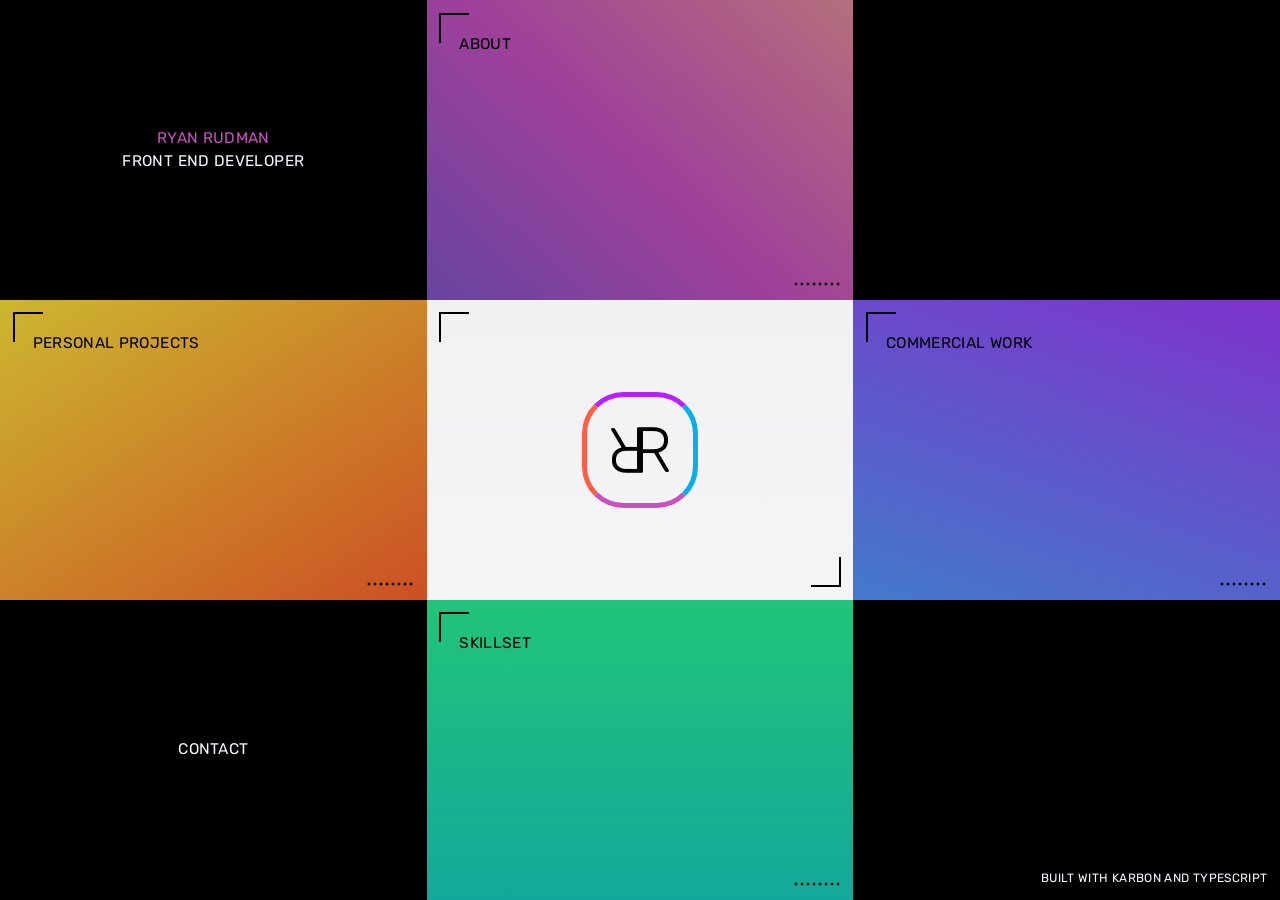
<file: index.html>
<!doctype html>
<html lang="en">
  <head>
    <meta charset="UTF-8" />
    <link rel="icon" type="image/x-icon" href="/favicon.ico">
    <meta name="viewport" content="width=device-width, height=device-height, initial-scale=1">
    <link href="https://fonts.googleapis.com/css2?family=Rubik:wght@400;700&amp;display=swap" rel="stylesheet">
    <link href='https://fonts.googleapis.com/css?family=Orbitron' rel='stylesheet' type='text/css'>
    <link href='https://fonts.googleapis.com/css?family=Young Serif' rel='stylesheet'>
    <title>Ryan Rudman</title>
    <script type="module" crossorigin src="/assets/index-I-79AYWp.js"></script>
    <link rel="stylesheet" crossorigin href="/assets/index-sJCN3AUK.css">
  </head>
  <body>
    <div id="app"><main><nav class="nav"><div class="nav-item content-item fade-in "><div class="center stack-content"><h1 class="pink-text">Ryan Rudman</h1><h2 class="font-xsmall">Front End Developer</h2></div></div><div class="nav-item route-link pink-background fade-in" data-section="about"><div><a href="/about" class="dot-grid ">about</a></div></div><div class="nav-item content-item fade-in small-view-hide"><div class="info-snippet center font-xsmall"></div></div><div class="nav-item route-link red-background fade-in" data-section="personal_projects"><div><a href="/personal-projects" class="dot-grid ">personal projects</a></div></div><div class="nav-item content-container small-view-hide transition-out"><div class="logo-container"><div class="logo rotate"><span>R</span><span>R</span></div></div></div><div class="nav-item route-link purple-background fade-in" data-section="work"><div><a href="/work" class="dot-grid ">commercial work</a></div></div><div class="nav-item content-item fade-in " data-section="contact"><button>contact</button></div><div class="nav-item route-link green-background fade-in" data-section="skillset"><div><a href="/skillset" class="dot-grid ">skillset</a></div></div><div class="nav-item content-item fade-in small-view-hide"><div class="bottom-right font-xxsmall">Built with Karbon and Typescript</div></div></nav></main></div>
    <script type="text/javascript" src="/vendor/karbon.iife.min.js"></script>
  </body>
</html>
</file>
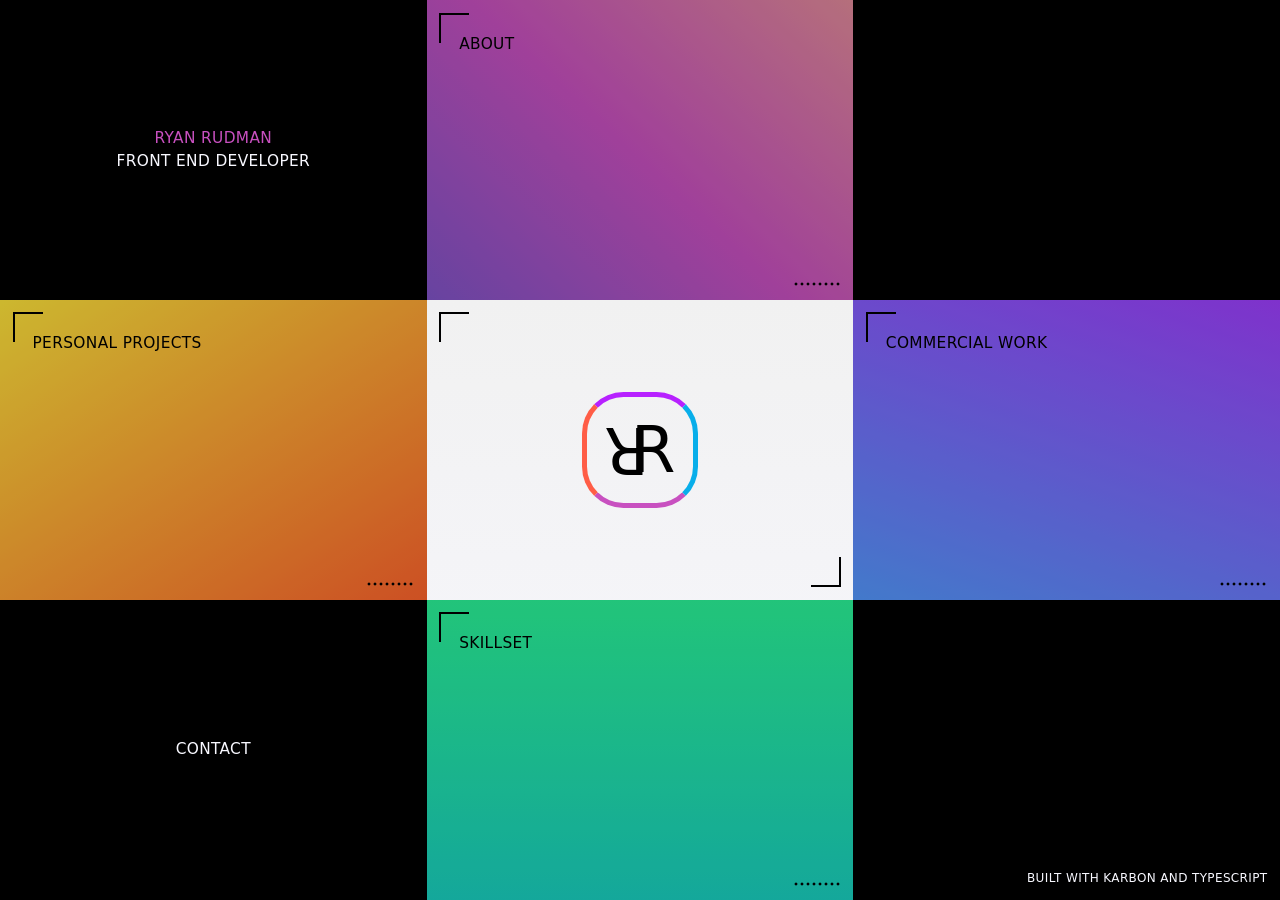
<file: work.html>
<!doctype html>
<html lang="en">
  <head>
    <meta charset="UTF-8" />
    <link rel="icon" type="image/x-icon" href="/favicon.ico">
    <meta name="viewport" content="width=device-width, height=device-height, initial-scale=1">
    <title>Ryan Rudman</title>
  </head>
  <body>
    <script>
      window.location.replace("https://ryan-rudman.github.io/");
    </script>
  </body>
</html>
</file>
<file: assets/index-sJCN3AUK.css>
*,*:before,*:after{box-sizing:border-box}*{margin:0}body{line-height:1.5;-webkit-font-smoothing:antialiased}img,picture,video,canvas,svg{display:block;max-width:100%}input,button,textarea,select{font:inherit}p,h1,h2,h3,h4,h5,h6{overflow-wrap:break-word}#root,#__next{isolation:isolate}@keyframes BackgroundPosition{0%{background-position:0% 50%}50%{background-position:100% 50%}to{background-position:0% 50%}}@keyframes rotate{to{transform:rotate(360deg)}}@keyframes color{0%{background-color:#f1f1f1}to{background-color:#f8f8ff}}@keyframes fade-in{0%{opacity:0}to{opacity:1}}@keyframes top-bar-slide-down{0%{transform:translateY(-125px)}to{transform:translateY(0)}}@keyframes scale-in{0%{transform:scale(0)}to{transform:scale(1)}}@keyframes scale-in-minor{0%{transform:scale(.9)}to{transform:scale(1)}}.logo{font-size:clamp(20px,5vw,80px);font-weight:200;width:auto;border:5px solid var(--dark);border-top-color:var(--purple);border-right-color:var(--green);border-bottom-color:var(--pink);border-left-color:var(--red);border-radius:36%;width:clamp(50px,9vw,130px);height:clamp(50px,9vw,130px);display:flex;justify-content:center;align-items:center}.logo span{display:inline-block}.logo span:first-child{margin-right:-.28em;transform:rotate(180deg)}.contact-links{display:grid;grid-template-columns:repeat(2,50%);grid-template-rows:repeat(2,50%);height:100%;margin:0}.contact-links li{display:flex;justify-content:center;align-items:center;flex-direction:row;animation:scale-in .5s ease-out}.contact-links li:first-child,.contact-links li:last-child{background-color:#161414}.contact-links li a{color:var(--light);display:flex;justify-content:center;align-items:center}.contact-links li a:before{content:none}.nav{display:grid;grid-auto-rows:33.33vh;grid-template-columns:repeat(2,1fr);align-items:center;overflow:hidden}@media (min-width: 769px){.nav{grid-template-columns:repeat(3,1fr)}}@media (max-width: 768px){.nav .small-view-hide{display:none}}.nav-item{color:var(--light);width:100%;height:100%;display:flex;align-items:center;justify-content:center;transition:transform .75s ease-out,background .5s ease,opacity .25s linear;opacity:1;animation:BackgroundPosition 5s ease infinite;background-size:200% 200%;text-transform:uppercase;font-size:var(--font-resp-rng-lg);position:relative}.nav-item:not(.content-item):not(.content-container):before{content:"";position:absolute;display:block;width:100%;height:100%;top:0;left:0;background-color:var(--dark);opacity:.2;transition:opacity .5s linear}.nav-item:hover:before{opacity:0!important}.nav-item.content-item{text-align:center}.nav-item.content-item button{color:var(--light)}.nav-item.content-item button:hover,.nav-item.content-item a:hover{opacity:.5}.nav-item>*{width:calc(100% - 25px);height:calc(100% - 25px);transition:opacity .25s linear}.nav-item>*.center{display:flex;align-items:center;justify-content:center}.nav-item>*.top-right{display:flex;align-items:flex-start;justify-content:flex-end}.nav-item>*.bottom-right{display:flex;align-items:flex-end;justify-content:flex-end}.nav-item>*.bottom-left{display:flex;align-items:flex-end;justify-content:flex-start}.nav-item a{color:var(--dark);position:relative;display:block;width:100%;height:100%;padding:20px;text-decoration:none}.nav-item a:before{content:"";display:block;height:30px;width:30px;border-top:2px solid var(--dark);border-left:2px solid var(--dark);position:absolute;top:0;left:0;transition:all .5s ease-out}.nav-item a:after{height:6px;bottom:0;right:0;top:auto;left:auto}.nav-item a:hover:before{height:50%;width:50%}.nav-item a:hover:after{height:48px}.nav-item.transition-in{transform:scale(3)}.nav-item.transition-in>div{opacity:0;transition-delay:1s}.nav-item.transition-out{transform:scale(1);transition-delay:0s}.nav-item.fade-out{opacity:.3;transition-delay:0;transform:scale(-1)}.nav-item.fade-in{opacity:1}.content-container{background-image:var(--light-gradient);color:var(--dark);z-index:100;display:flex;flex-direction:row;justify-content:center;align-items:center}.content-container>div{position:relative}.content-container>div:before{content:"";display:block;height:30px;width:30px;border-right:2px solid var(--dark);border-bottom:2px solid var(--dark);position:absolute;bottom:0;right:0;transition:all 1s ease-out}.content-container>div:after{content:"";display:block;height:30px;width:30px;border-left:2px solid var(--dark);border-top:2px solid var(--dark);position:absolute;top:0;left:0;transition:all 1s ease-out}.content-container.transition-in>div{position:relative}.content-container.transition-in>div:before{height:100%;width:100%}.content-container.transition-in>div:after{height:100%;width:100%}.logo-container{display:flex;align-items:center;justify-content:center}.info-snippet{animation:fade-in .5s ease-out}.top-bar{margin-bottom:20px;animation:top-bar-slide-down .25s ease-out}.top-bar .heading{position:relative;padding-left:60px;height:100%;display:flex;flex-direction:column;align-items:left;justify-content:flex-start;flex-wrap:nowrap}.top-bar .heading span{margin-left:8px}@media (min-width: 569px){.top-bar .heading span:last-child{margin-left:5px}.top-bar .heading span:last-child:before{content:" - "}}@media (min-width: 569px){.top-bar .heading{flex-direction:row;align-items:center}}.top-bar .heading.dot-grid:after{top:calc(50% - 24px);animation:rotate 1s ease;animation-fill-mode:forwards;animation-delay:.5s}.top-bar .top-bar-content-container{display:flex;justify-content:space-between;align-content:center;align-items:center;flex-direction:row;flex-grow:1}.top-bar .close{position:relative;width:32px;height:32px}.top-bar .close:hover{opacity:1}.top-bar .close:hover:before,.top-bar .close:hover:after{background-color:var(--underline)}.top-bar .close:hover:before{transform:rotate(-45deg)}.top-bar .close:hover:after{transform:rotate(45deg)}.top-bar .close:before,.top-bar .close:after{position:absolute;left:15px;content:" ";height:33px;width:2px;background-color:var(--light);transition:transform .5s ease-out}.top-bar .close:before{transform:rotate(45deg)}.top-bar .close:after{transform:rotate(-45deg)}.top-bar .close a{height:100%;width:100%;display:block;position:absolute;top:0;left:0;z-index:1}.carousel{display:flex;align-items:center;position:relative}.carousel .carousel-track{display:inline-flex;justify-content:flex-start;transition:transform .5s ease-out}.carousel .carousel-item{width:100vw;max-width:1200px;opacity:.2;transition:all .5s ease-out;transform:scale(.75)}.carousel .carousel-item.active{opacity:1;transform:scale(1)}.carousel .carousel-item img,.carousel .carousel-item video{width:100%;height:100%;-o-object-fit:cover;object-fit:cover}.carousel .carousel-button{position:absolute;z-index:1;height:50px;width:50px;background:var(--underline);color:var(--dark);cursor:pointer;text-indent:-10000px;overflow:hidden;display:flex;justify-content:center;align-items:center;border:none}.carousel .carousel-button:after{content:"";display:block;height:20px;width:20px;transform:rotate(0);border:var(--light) 2px solid;transition:transform .25s ease-out}.carousel .carousel-button.prev{left:-54px;right:auto}@media (min-width: 569px){.carousel .carousel-button.prev{left:-25px}}.carousel .carousel-button.prev:after{border-top:none;border-right:none}.carousel .carousel-button.prev:hover:after{transform:rotate(45deg)}.carousel .carousel-button.next{right:-54px;left:auto}@media (min-width: 569px){.carousel .carousel-button.next{right:-25px}}.carousel .carousel-button.next:after{border-bottom:none;border-left:none}.carousel .carousel-button.next:hover:after{transform:rotate(45deg) translate(0)}.client-tiles{display:grid;grid-template-columns:repeat(auto-fit,minmax(0,min(100%/3,max(192px,100%/6))));grid-auto-rows:1fr;align-items:center;justify-items:center;justify-content:center}.client-tile{display:flex;flex-direction:column;align-items:center;width:100%;height:100%;position:relative;justify-content:center;min-height:clamp(110px,5vw,185px);transition:transform .5s linear;text-align:center;transform:scale(1)}.client-tile:hover{font-weight:700;transform:scale(1.1)}.client-tile img{width:100%;height:100%;max-height:70%;max-width:60%;-o-object-fit:contain;object-fit:contain;-o-object-position:center;object-position:center}.client-tile a{position:absolute;top:0;left:0;width:100%;height:100%;text-indent:-100000px}.client-tile .client-name{font-size:15px}.skills-list{list-style:square;line-height:1.75em;padding-left:20px}.technologies-list{font-weight:700}.tech-list{display:flex;flex-direction:row;flex-wrap:wrap;margin:0 0 0 -7px}.tech-list .tech-name{background-color:var(--dark);color:var(--light);padding:0 10px;border-radius:10px;margin:7px}.project-showcase{padding-top:80px}.project-showcase .project-media-container{position:relative;overflow:hidden}.project-showcase .project-media-container img,.project-showcase .project-media-container video{aspect-ratio:16/9}.project-showcase .project-detail span:first-child{margin-right:10px}.project-showcase .project-detail-title{font-weight:700}.dark-theme .tech-name{background-color:var(--light);color:var(--dark)}.pink-background{background-image:var(--pink-gradient)}.red-background{background-image:var(--red-gradient)}.purple-background{background-image:var(--purple-gradient)}.green-background{background-image:var(--green-gradient)}.pink-text{color:var(--pink)}.red-text{color:var(--red)}.purple-text{color:var(--purple)}.green-text{color:var(--green)}.pink-theme{--underline: var(--pink);--dot-gradient: var(--pink)}.purple-theme{--underline: var(--purple);--dot-gradient: var(--purple)}.green-theme{--underline: var(--green);--dot-gradient: var(--green)}.red-theme{--underline: var(--red);--dot-gradient: var(--red)}.dark-theme{background-color:var(--dark);color:var(--light)}.dark-theme a{color:var(--light)}:root{font-family:Rubik,Inter,system-ui,Avenir,Helvetica,Arial,sans-serif;line-height:1.5;font-weight:400;font-size:var(--font-resp);letter-spacing:var(--letter-spacing);color:--dark;background-color:#000;font-synthesis:none;text-rendering:optimizeLegibility;-webkit-font-smoothing:antialiased;-moz-osx-font-smoothing:grayscale;--letter-spacing: normal;--font-resp-rng-lg: clamp(14px, 1.2vw, 20px);--font-resp: clamp(18px, 1.2vw, 20px);--font-resp-sm: clamp(16px, 1.2vw, 18px);--font-resp-xs: clamp(14px, 1.2vw, 16px);--font-resp-xxs: clamp(10px, 1.2vw, 12px);--light: ghostwhite;--dark: black;--pink: #C850C0;--blue: #4158D0;--red: #ff5d46;--purple: #B721FF;--green: #08AEEA;--pink-gradient: linear-gradient(43deg, #4158D0 0%, #C850C0 46%, #FFCC70 100%);--red-gradient: linear-gradient(147deg, #FFE53B 0%, #FF2525 74%);--purple-gradient: linear-gradient(19deg, #21D4FD 0%, #B721FF 100%);--green-gradient: linear-gradient(0deg, #08AEEA 0%, #2AF598 100%);--light-gradient: linear-gradient(0deg, ghostwhite 0%, rgb(241, 241, 241) 100%);--content-color: ghostwhite;--underline: var(--dark);--dot-gradient: var(--dark)}@media (min-width: 569px){:root{--letter-spacing: .02em}}body{margin:0}html,body{height:100vh;height:calc(var(--vh, 1vh) * 100)}h1,h2,h3,h4,h5{font-size:inherit;font-weight:inherit;margin:0;padding:0}p{margin-top:0;margin-bottom:1em}a{color:var(--dark)}ul{list-style:none;padding:0}main{padding:0}button{background:transparent;text-transform:inherit;border:none;padding:0;cursor:pointer;letter-spacing:var(--letter-spacing)}img{user-drag:none;-webkit-user-drag:none;user-select:none;-moz-user-select:none;-webkit-user-select:none;-ms-user-select:none}.rotate{animation:rotate 20s linear infinite}.stack-content{flex-direction:column}.intro-animation-fade{opacity:0}.intro-animation-fade.trigger-animation{animation:fade-in 1s ease-out;animation-fill-mode:forwards}.intro-animation-scale{transform:scale(.9)}.intro-animation-scale.trigger-animation{animation:scale-in-minor .4s linear;animation-fill-mode:forwards}.scroll-to-top{position:fixed;bottom:20px;right:20px;width:36px;height:36px;border:2px solid var(--underline);border-radius:100%;text-indent:-10000px;display:flex;align-items:center;justify-content:center;animation:fade-in .5s linear}.scroll-to-top span{border-top:3px solid var(--underline);border-left:3px solid var(--underline);width:15px;height:15px;transform:rotate(45deg);margin-top:6px;position:relative;display:block}.link{display:flex;flex-direction:row-reverse;align-items:center;justify-content:flex-end;gap:10px}.link .link-icon{width:40px;height:auto}.link .link-icon img{width:100%;height:auto}.link-disable{pointer-events:none;touch-action:none;opacity:.5}.dot-grid:after{position:absolute;display:block;left:0;top:0;content:"";height:48px;width:48px;background-image:radial-gradient(var(--dot-gradient) 30%,transparent 40%);background-position:0 0;background-size:6px 6px;z-index:1;transition:height .25s ease-out}.screen-container{width:100%;height:100%;min-height:100vh;background-image:var(--light-gradient);color:var(--dark);overflow-x:hidden}.screen-container .logo{border-color:var(--underline)}.container{max-width:1200px;margin:0 auto;padding:0 20px 20px}.container-full{max-width:1920px;width:calc(100vw - 80px);margin:0 auto;padding:0 20px 20px}.half-width{width:50%;border-right:2px dotted var(--underline);padding-right:20px}.three-quarter-width{width:75%;border-right:2px dotted var(--underline);padding-right:20px}.underline{border-bottom:1px solid var(--underline)}.underline-thick{border-bottom:10px solid var(--underline)}.blurred-image-background{background-size:cover;background-repeat:no-repeat;background-position:center;overflow:hidden;width:100%;height:100%;position:absolute;top:0;left:0;-o-filter:blur(36px) contrast(1.5) opacity(.8);filter:blur(36px) contrast(1.5) opacity(.8);z-index:-1;opacity:.8;-webkit-backface-visibility:hidden;-moz-backface-visibility:hidden;-webkit-transform:translate3d(0,0,0);-moz-transform:translate3d(0,0,0)}.image-contain{-o-object-fit:contain!important;object-fit:contain!important}.content-section{opacity:0;padding:clamp(20px,2.5vw,40px) 20px clamp(20px,2.5vw,40px) 20px;animation:fade-in .5s ease-out;animation-delay:.25s;animation-fill-mode:forwards}.content-section p:last-child{margin-bottom:0}.content-inline{display:flex;align-items:center;justify-content:space-between}.logo-container-inline{width:25%}.logo-container-inline .logo{margin:0 0 0 auto}@media (min-width: 569px){.logo-container-inline .logo{margin:0 auto}}.no-padding-bottom{padding-bottom:0}.text-heading{font-size:clamp(25px,3vw,45px);font-weight:700}.text-subheading{font-size:clamp(20px,1.9vw,30px)}.font-serif{font-family:"Young Serif"}.font-small{font-size:var(--font-resp-sm)}.font-xsmall{font-size:var(--font-resp-xs)}.font-xxsmall{font-size:var(--font-resp-xxs)}.spacer{--spacer-value: 40px;padding-bottom:var(--spacer-value)}.spacer-zero{--spacer-value: 0;padding-bottom:var(--spacer-value)}.spacer-lg{--spacer-value: 80px;padding-bottom:var(--spacer-value)}.spacer-sm{--spacer-value: 20px;padding-bottom:var(--spacer-value)}.margin{--margin-value: 40px;margin-bottom:var(--margin-value)}.margin-zero{--margin-value: 0;margin-bottom:var(--margin-value)}.margin-lg{--margin-value: 80px;margin-bottom:var(--margin-value)}.margin-sm{--margin-value: 20px;margin-bottom:var(--margin-value)}.list{list-style:disc;padding-left:20px;margin-bottom:1em}.list li{margin-bottom:.5em}
</file>
